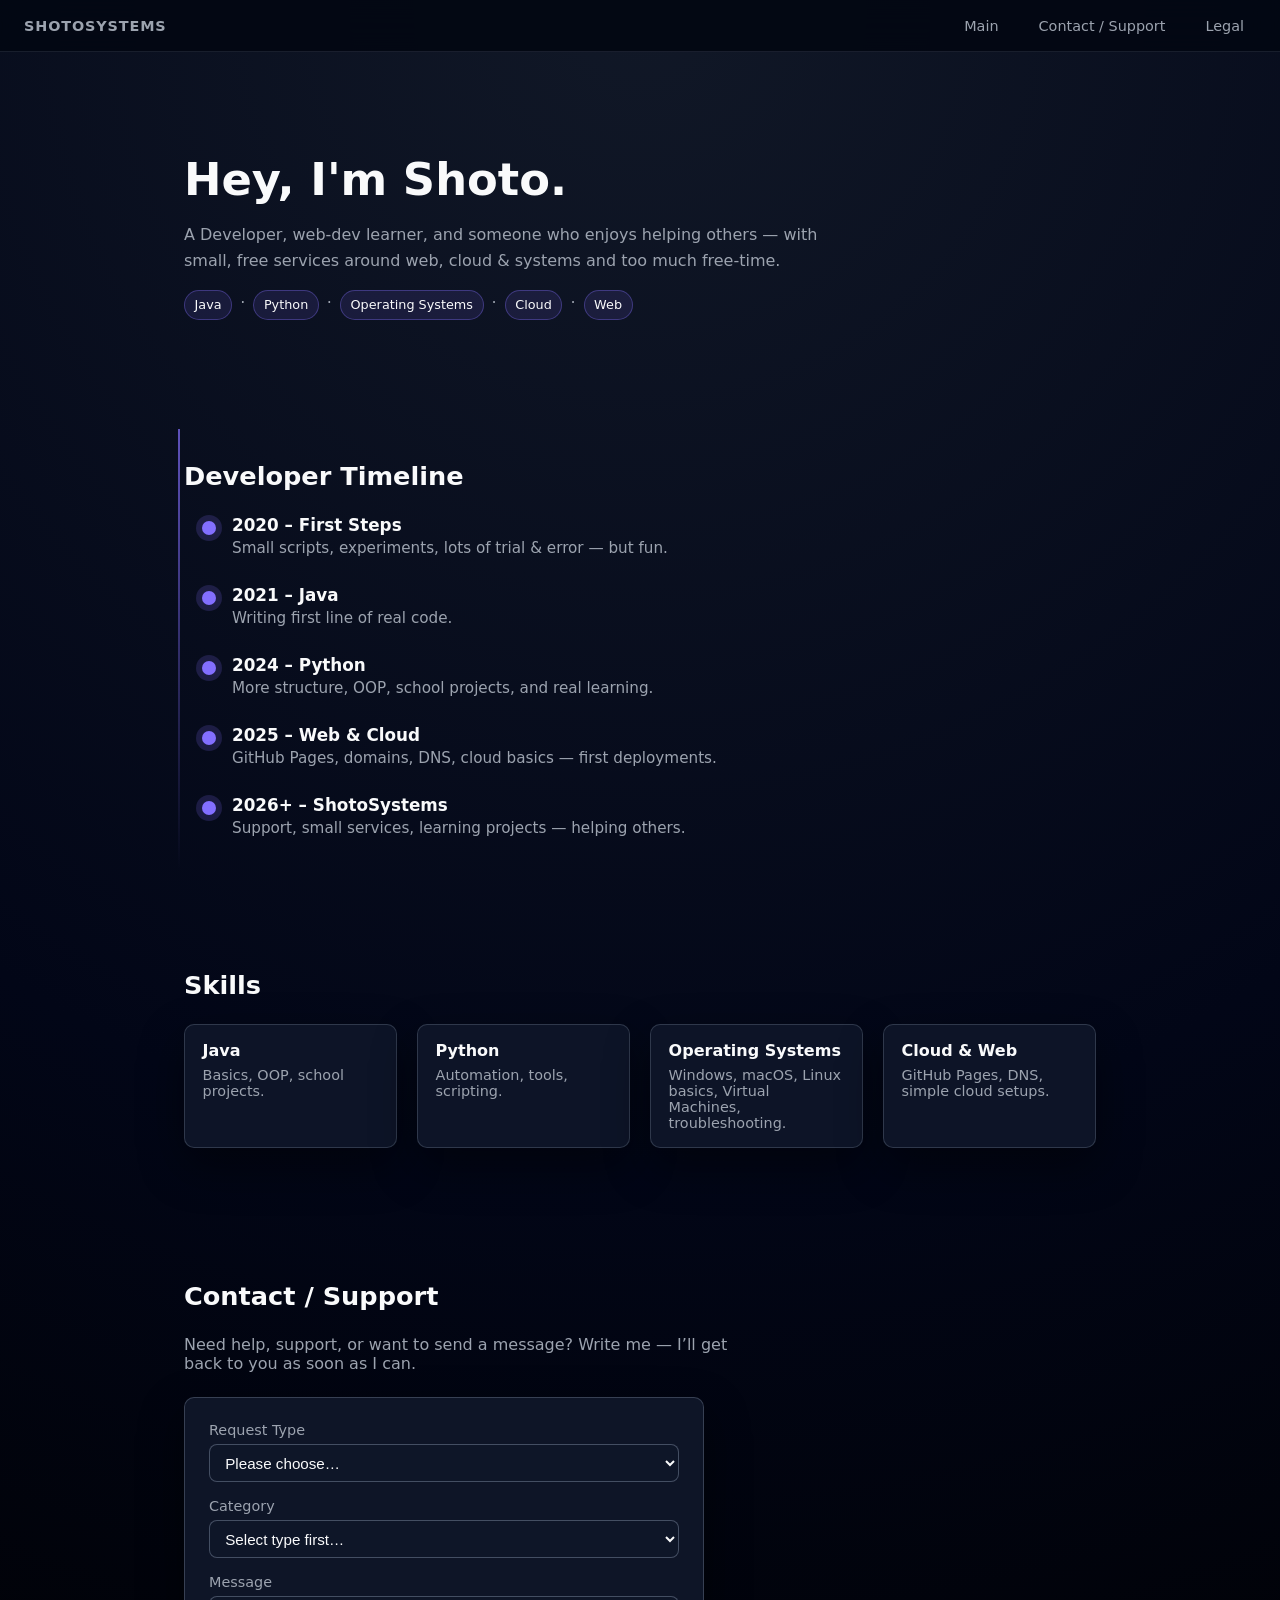
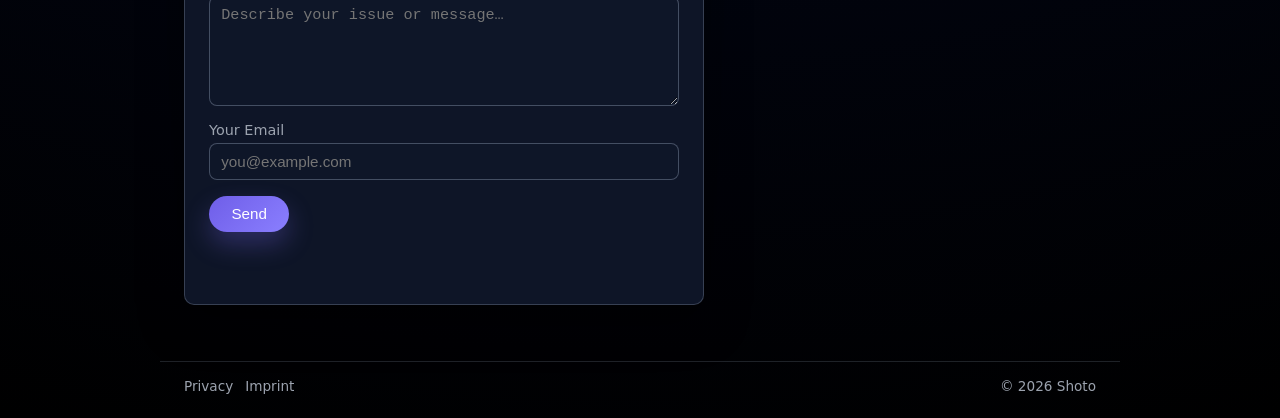
<file: index.html>
<!DOCTYPE html>
<html lang="en">
<head>
  <meta charset="UTF-8" />
  <title>Shoto – Developer & Support</title>
  <meta name="viewport" content="width=device-width, initial-scale=1" />
  <link rel="stylesheet" href="style.css" />
</head>
<body>
  <header class="site-header">
    <div class="logo">ShotoSystems</div>
    <nav class="nav">
      <a href="#hero">Main</a>
      <a href="#contact">Contact / Support</a>
      <a href="legal.html">Legal</a>
    </nav>
  </header>

  <main>
    <section id="hero" class="section hero">
      <div class="hero-content">
        <h1>Hey, I'm Shoto.</h1>
        <p>
          A Developer, web‑dev learner, and someone who enjoys helping others —
          with small, free services around web, cloud & systems and too much free-time.
        </p>
        <p class="hero-tagline">
          <span>Java</span> · <span>Python</span> · <span>Operating Systems</span> · <span>Cloud</span> · <span>Web</span>
        </p>
      </div>
    </section>

    <section id="timeline" class="section timeline">
      <h2>Developer Timeline</h2>
      <div class="timeline-line"></div>
      <div class="timeline-items">
        <article class="timeline-item">
          <div class="dot"></div>
          <h3>2020 – First Steps</h3>
          <p>Small scripts, experiments, lots of trial & error — but fun.</p>
        </article>
        <article class="timeline-item">
          <div class="dot"></div>
          <h3>2021 – Java</h3>
          <p>Writing first line of real code.</p>
        </article>
        <article class="timeline-item">
          <div class="dot"></div>
          <h3>2024 – Python</h3>
          <p>More structure, OOP, school projects, and real learning.</p>
        </article>
        <article class="timeline-item">
          <div class="dot"></div>
          <h3>2025 – Web & Cloud</h3>
          <p>GitHub Pages, domains, DNS, cloud basics — first deployments.</p>
        </article>
        <article class="timeline-item">
          <div class="dot"></div>
          <h3>2026+ – ShotoSystems</h3>
          <p>Support, small services, learning projects — helping others.</p>
        </article>
      </div>
    </section>

    <section id="skills" class="section skills">
      <h2>Skills</h2>
      <div class="skills-grid">
        <div class="skill-card">
          <h3>Java</h3>
          <p>Basics, OOP, school projects.</p>
        </div>
        <div class="skill-card">
          <h3>Python</h3>
          <p>Automation, tools, scripting.</p>
        </div>
        <div class="skill-card">
          <h3>Operating Systems</h3>
          <p>Windows, macOS, Linux basics, Virtual Machines, troubleshooting.</p>
        </div>
        <div class="skill-card">
          <h3>Cloud & Web</h3>
          <p>GitHub Pages, DNS, simple cloud setups.</p>
        </div>
      </div>
    </section>

    <section id="contact" class="section contact">
      <h2>Contact / Support</h2>
      <p class="contact-intro">
        Need help, support, or want to send a message?
        Write me — I’ll get back to you as soon as I can.
      </p>

      <form id="contact-form" class="contact-form">
        <div class="form-row">
          <label for="type">Request Type</label>
          <select id="type" name="type" required>
            <option value="">Please choose…</option>
            <option value="support">Support</option>
            <option value="contact">Contact</option>
          </select>
        </div>

        <div class="form-row">
          <label for="category">Category</label>
          <select id="category" name="category" required>
            <option value="">Select type first…</option>
          </select>
        </div>

        <div class="form-row">
          <label for="message">Message</label>
          <textarea id="message" name="message" rows="5" required
            placeholder="Describe your issue or message…"></textarea>
        </div>

        <div class="form-row">
          <label for="email">Your Email</label>
          <input id="email" name="email" type="email" required placeholder="you@example.com" />
        </div>

        <button type="submit" id="submit-btn" class="btn">
          Send
        </button>

        <p id="form-status" class="form-status" aria-live="polite"></p>
      </form>
    </section>
  </main>

  <footer class="site-footer">
    <div class="footer-links">
      <a href="legal.html#privacy">Privacy</a>
      <a href="legal.html#imprint">Imprint</a>
    </div>
    <div class="footer-copy">© 2026 Shoto</div>
  </footer>

  <script src="script.js"></script>
</body>
</html>
</file>
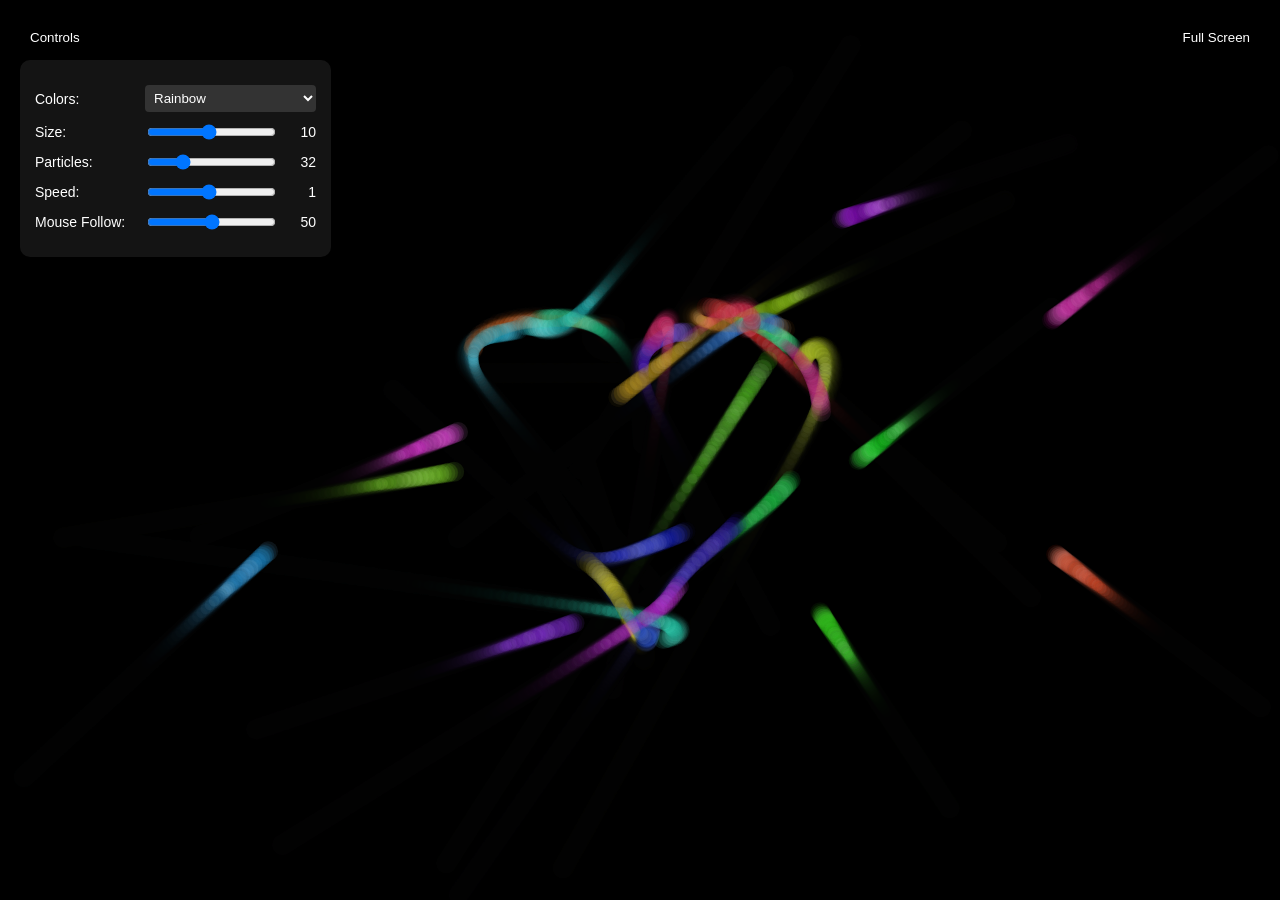
<file: love/index.html>
<!DOCTYPE html>
<html lang="en">
  <head>
    <meta charset="UTF-8">
    <meta name="viewport" content="width=device-width, initial-scale=1.0">
    <title>heart</title>
    <style>
      body {
        margin: 0;
        padding: 0;
        overflow: hidden;
        background-color: #000;
        font-family: "Archivo Black", sans-serif;
        color: white;
      }

      #c {
        position: fixed;
        top: 0;
        left: 0;
        width: 100%;
        height: 100%;
        z-index: 1;
      }

      #controls-container {
        position: fixed;
        top: 20px;
        left: 20px;
        z-index: 100;
      }

      #toggle-controls {
        background: rgba(0, 0, 0, 0.7);
        color: white;
        border: none;
        padding: 10px;
        border-radius: 5px;
        cursor: pointer;
        margin-bottom: 5px;
        backdrop-filter: blur(5px);
      }

      #controls {
        background: rgba(100, 100, 100, 0.2);
        padding: 15px;
        border-radius: 10px;
        max-width: 300px;
        backdrop-filter: blur(5px);
        display: block;
      }

      .control-group {
        margin: 10px 0;
        display: flex;
        align-items: center;
      }

      .control-group label {
        width: 100px;
        font-size: 14px;
        margin-right: 10px;
      }

      .control-group input[type="range"] {
        flex-grow: 1;
        margin-right: 10px;
      }

      .control-group span {
        width: 30px;
        text-align: right;
        font-size: 14px;
      }

      .control-group select {
        flex-grow: 1;
        padding: 5px;
        border-radius: 4px;
        background: #333;
        color: white;
        border: none;
      }

      .heart-outline {
        position: fixed;
        top: 50%;
        left: 50%;
        transform: translate(-50%, -50%);
        width: 360px;
        height: 320px;
        fill: none;
        stroke: rgba(255, 255, 255, 0.3);
        stroke-width: 2;
        pointer-events: none;
        z-index: 10;
      }

      #intro-controls {
        margin-top: 20px;
        padding: 20px;
        border-radius: 10px;
        background-color: rgba(0, 0, 0, 0.5);
      }

      #intro-controls h2 {
        font-size: 1.5em;
        margin-bottom: 10px;
      }

      #intro-controls ul {
        list-style-type: none;
        padding: 0;
      }

      #intro-controls li {
        margin-bottom: 5px;
        font-size: 1em;
      }

      #toggle-fullscreen {
        position: fixed;
        top: 20px;
        right: 20px;
        background: rgba(0, 0, 0, 0.7);
        color: white;
        border: none;
        padding: 10px;
        border-radius: 5px;
        cursor: pointer;
        z-index: 100;
        backdrop-filter: blur(5px);
      }

      @media (max-width: 600px) {
        #controls-container {
          top: 10px;
          left: 10px;
          right: 10px;
          max-width: none;
        }

        .control-group label {
          width: 80px;
          font-size: 12px;
        }
      }
    </style>
  </head>
  <body>
    <div id="controls-container">
      <button id="toggle-controls">Controls</button>
      <button id="toggle-fullscreen">Full Screen</button>
      <div id="controls">
        <div class="control-group">
          <label for="colorScheme">Colors:</label>
          <select id="colorScheme">
            <option value="rainbow">Rainbow</option>
            <option value="red">Red</option>
            <option value="green">Green</option>
            <option value="blue">Blue</option>
            <option value="monochrome">Monochrome</option>
          </select>
        </div>
        <div class="control-group">
          <label for="particleSize">Size:</label>
          <input type="range" id="particleSize" min="1" max="20" value="10">
          <span id="particleSizeValue">10</span>
        </div>
        <div class="control-group">
          <label for="particleCount">Particles:</label>
          <input type="range" id="particleCount" min="10" max="100" value="32">
          <span id="particleCountValue">32</span>
        </div>
        <div class="control-group">
          <label for="speed">Speed:</label>
          <input type="range" id="speed" min="0.1" max="2" step="0.1" value="1">
          <span id="speedValue">1</span>
        </div>
        <div class="control-group">
          <label for="mouseInfluence">Mouse Follow:</label>
          <input type="range" id="mouseInfluence" min="0" max="100" value="50">
          <span id="mouseInfluenceValue">50</span>
        </div>
      </div>
    </div>
    
    <canvas id="c"></canvas>

    <script>
      // Configuration
      const config = {
          particleCount: 32,
          speed: 1,
          colorScheme: 'rainbow',
          mouseInfluence: 50,
          showHeartOutline: true,
          particleSize: 10
      };

      // Canvas setup
      const canvas = document.getElementById('c');
      const ctx = canvas.getContext('2d');
      let canvasWidth = canvas.width = window.innerWidth;
      let canvasHeight = canvas.height = window.innerHeight;

    // Animation state
    let trails = [];
    let heartPath = [];
    let mouseX = canvasWidth / 2;
    let mouseY = canvasHeight / 2;
    let mouseActive = false;
    let animationRunning = false;
    // Initialize heart path points (fixed formula)
    function initHeartPath() {
        heartPath = [];
        const PI2 = 6.28318; // 2*PI approximation
        const steps = Math.max(32, config.particleCount);
        
        for (let i = 0; i < steps; i++) {
            const t = (i / steps) * PI2;
            heartPath.push([
                canvasWidth/2 + 180 * Math.pow(Math.sin(t), 3),
                canvasHeight/2 + 10 * (-(15 * Math.cos(t) - 5 * Math.cos(2*t) - 2 * Math.cos(3*t) - Math.cos(4*t)))
            ]);
        }
    }

      // Initialize particles with proper bounds checking
      function initParticles() {
          trails = [];
          if (heartPath.length === 0) initHeartPath();

          for (let i = 0; i < config.particleCount; i++) {
              const particles = [];
              const x = Math.random() * canvasWidth;
              const y = Math.random() * canvasHeight;

              for (let k = 0; k < config.particleCount; k++) {
                  // Color generation
                  let hue, saturation = Math.random() * 40 + 60;
                  let brightness = Math.random() * 60 + 20;
                  
                  switch(config.colorScheme) {
                      case 'red': hue = Math.random() * 20 + 350; break;
                      case 'blue': hue = Math.random() * 20 + 200; break;
                      case 'green': hue = Math.random() * 20 + 100; break;
                      case 'monochrome': hue = 0; saturation = 0; break;
                      default: hue = i/config.particleCount * 360; // rainbow
                  }

                  particles.push({
                      x, y,
                      velX: 0, velY: 0,
                      radius: ((1 - k/config.particleCount) + 1) * config.particleSize/2,
                      speed: Math.random() + 1,
                      targetIndex: Math.floor(Math.random() * heartPath.length),
                      direction: i % 2 * 2 - 1,
                      friction: Math.random() * 0.2 + 0.7,
                      color: `hsla(${hue},${saturation}%,${brightness}%,0.1)`
                  });
              }
              trails.push(particles);
          }
      }

      // Render a single particle
      function renderParticle(particle) {
          ctx.fillStyle = particle.color;
          ctx.beginPath();
          ctx.arc(particle.x, particle.y, particle.radius, 0, Math.PI * 2);
          ctx.fill();
      }

      // Main animation loop with robust error handling
      function animationLoop() {
          if (!animationRunning) return; // Stop the animation if not running

          try {
              // Clear with trail effect
              ctx.fillStyle = "rgba(0, 0, 0, 0.2)";
              ctx.fillRect(0, 0, canvasWidth, canvasHeight);

              trails.forEach(trail => {
                  if (!trail || !trail.length) return;
                  
                  const leader = trail[0];
                  const target = heartPath[leader.targetIndex % heartPath.length];
                  if (!target) return;

                  // Mouse influence
                  if (mouseActive && config.mouseInfluence > 0) {
                      const dx = mouseX - leader.x;
                      const dy = mouseY - leader.y;
                      const dist = Math.sqrt(dx*dx + dy*dy);
                      
                      if (dist < 300) {
                          const force = (1 - dist/300) * (config.mouseInfluence/20);
                          leader.velX += dx/dist * force;
                          leader.velY += dy/dist * force;
                      }
                  }

                  // Move toward target
                  const dx = leader.x - target[0];
                  const dy = leader.y - target[1];
                  const dist = Math.sqrt(dx*dx + dy*dy);

                  if (dist < 10) {
                      if (Math.random() > 0.95) {
                          leader.targetIndex = Math.floor(Math.random() * heartPath.length);
                      } else {
                          if (Math.random() > 0.99) leader.direction *= -1;
                          leader.targetIndex += leader.direction;
                          leader.targetIndex = (leader.targetIndex + heartPath.length) % heartPath.length;
                      }
                  }

                  // Update physics
                  leader.velX += -dx/dist * leader.speed * config.speed;
                  leader.velY += -dy/dist * leader.speed * config.speed;
                  leader.x += leader.velX;
                  leader.y += leader.velY;
                  leader.velX *= leader.friction;
                  leader.velY *= leader.friction;

                  // Render trail
                  renderParticle(leader);
                  for (let k = 1; k < trail.length; k++) {
                      trail[k].x -= (trail[k].x - trail[k-1].x) * 0.7;
                      trail[k].y -= (trail[k].y - trail[k-1].y) * 0.7;
                      renderParticle(trail[k]);
                  }
              });
          } catch (error) {
              console.error("Animation error:", error);
          }

          requestAnimationFrame(animationLoop);
      }

      // Control handlers
      function setupControls() {
          const controls = document.getElementById('controls');
          let controlsVisible = true;

          document.getElementById('toggle-controls').addEventListener('click', () => {
              controlsVisible = !controlsVisible;
              controls.style.display = controlsVisible ? 'block' : 'none';
          });

          document.getElementById('toggle-fullscreen').addEventListener('click', () => {
              if (!document.fullscreenElement) {
                  document.documentElement.requestFullscreen();
              } else {
                  if (document.exitFullscreen) {
                      document.exitFullscreen();
                  }
              }
          });

          const updateParticles = () => {
              config.particleCount = Math.min(100, Math.max(10, 
                  parseInt(document.getElementById('particleCount').value)));
              document.getElementById('particleCountValue').textContent = config.particleCount;
              initHeartPath();
              initParticles();
          };

          document.getElementById('particleCount').addEventListener('input', updateParticles);
          document.getElementById('speed').addEventListener('input', (e) => {
              config.speed = parseFloat(e.target.value);
              document.getElementById('speedValue').textContent = config.speed;
          });
          document.getElementById('colorScheme').addEventListener('change', (e) => {
              config.colorScheme = e.target.value;
              initParticles();
          });
          document.getElementById('mouseInfluence').addEventListener('input', (e) => {
              config.mouseInfluence = parseInt(e.target.value);
              document.getElementById('mouseInfluenceValue').textContent = config.mouseInfluence;
          });
          document.getElementById('particleSize').addEventListener('input', (e) => {
              config.particleSize = parseInt(e.target.value);
              document.getElementById('particleSizeValue').textContent = config.particleSize;
              initParticles();
          });

          // Mouse tracking
          document.addEventListener('mousemove', (e) => {
              mouseX = e.clientX;
              mouseY = e.clientY;
              mouseActive = true;
          });
          document.addEventListener('mouseleave', () => mouseActive = false);

          // Window resize
          window.addEventListener('resize', () => {
              canvasWidth = canvas.width = window.innerWidth;
              canvasHeight = canvas.height = window.innerHeight;
              initHeartPath();
          });
      }

      // Initialize everything
      function init() {
          const controls = document.getElementById('controls');
          const canvas = document.getElementById('c');

          controls.style.display = 'block';
          canvas.style.display = 'block';
          animationRunning = true;
          setupControls();
          animationLoop(); // Start the animation loop

          // Initialize everything
          initHeartPath();
          initParticles();
      }

      // Start the animation
      init();
    </script>
  </body>
</html>
</file>
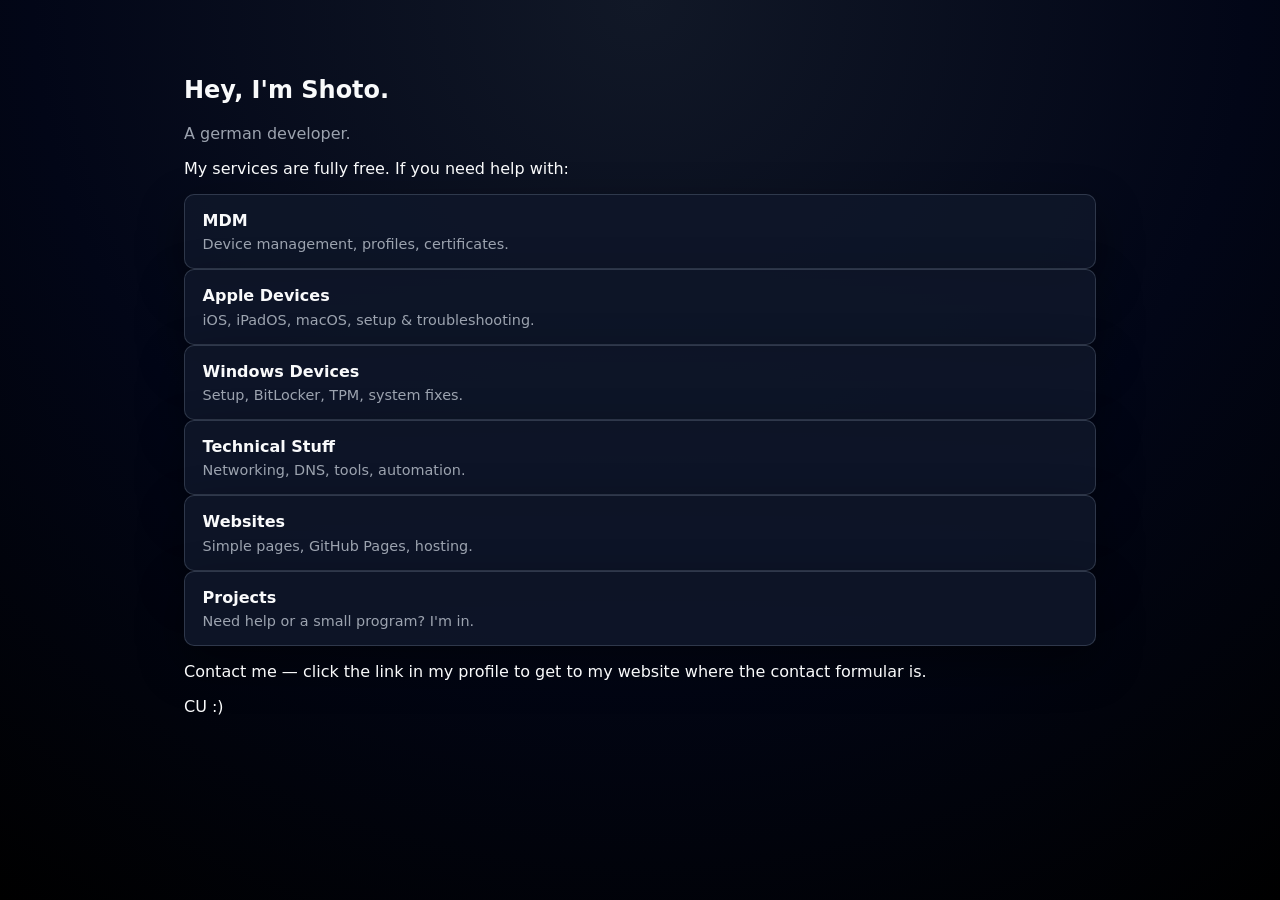
<file: post/index.html>
<!DOCTYPE html>
<html lang="en">
<head>
  <meta charset="UTF-8" />
  <title>Shoto – WERBUNG</title>
  <meta name="viewport" content="width=device-width, initial-scale=1" />
  <link rel="stylesheet" href="style.css" />
</head>
<section id="promo" class="section promo">
  <div class="hero-content">
    <h1>Hey, I'm Shoto.</h1>
    <p class="subtitle muted">A german developer.</p>
  </div>

  <div class="promo-intro">
    <p>My services are fully free. If you need help with:</p>
  </div>

  <div class="promo-grid">
    <div class="skill-card">
      <h3>MDM</h3>
      <p>Device management, profiles, certificates.</p>
    </div>

    <div class="skill-card">
      <h3>Apple Devices</h3>
      <p>iOS, iPadOS, macOS, setup & troubleshooting.</p>
    </div>

    <div class="skill-card">
      <h3>Windows Devices</h3>
      <p>Setup, BitLocker, TPM, system fixes.</p>
    </div>

    <div class="skill-card">
      <h3>Technical Stuff</h3>
      <p>Networking, DNS, tools, automation.</p>
    </div>

    <div class="skill-card">
      <h3>Websites</h3>
      <p>Simple pages, GitHub Pages, hosting.</p>
    </div>

    <div class="skill-card">
      <h3>Projects</h3>
      <p>Need help or a small program? I'm in.</p>
    </div>
  </div>

  <div class="promo-outro">
    <p>
      Contact me — click the link in my profile to get to my website  
      where the contact formular is.
    </p>
    <p class="promo-end">CU :)</p>
  </div>
</section>
</html>
</file>
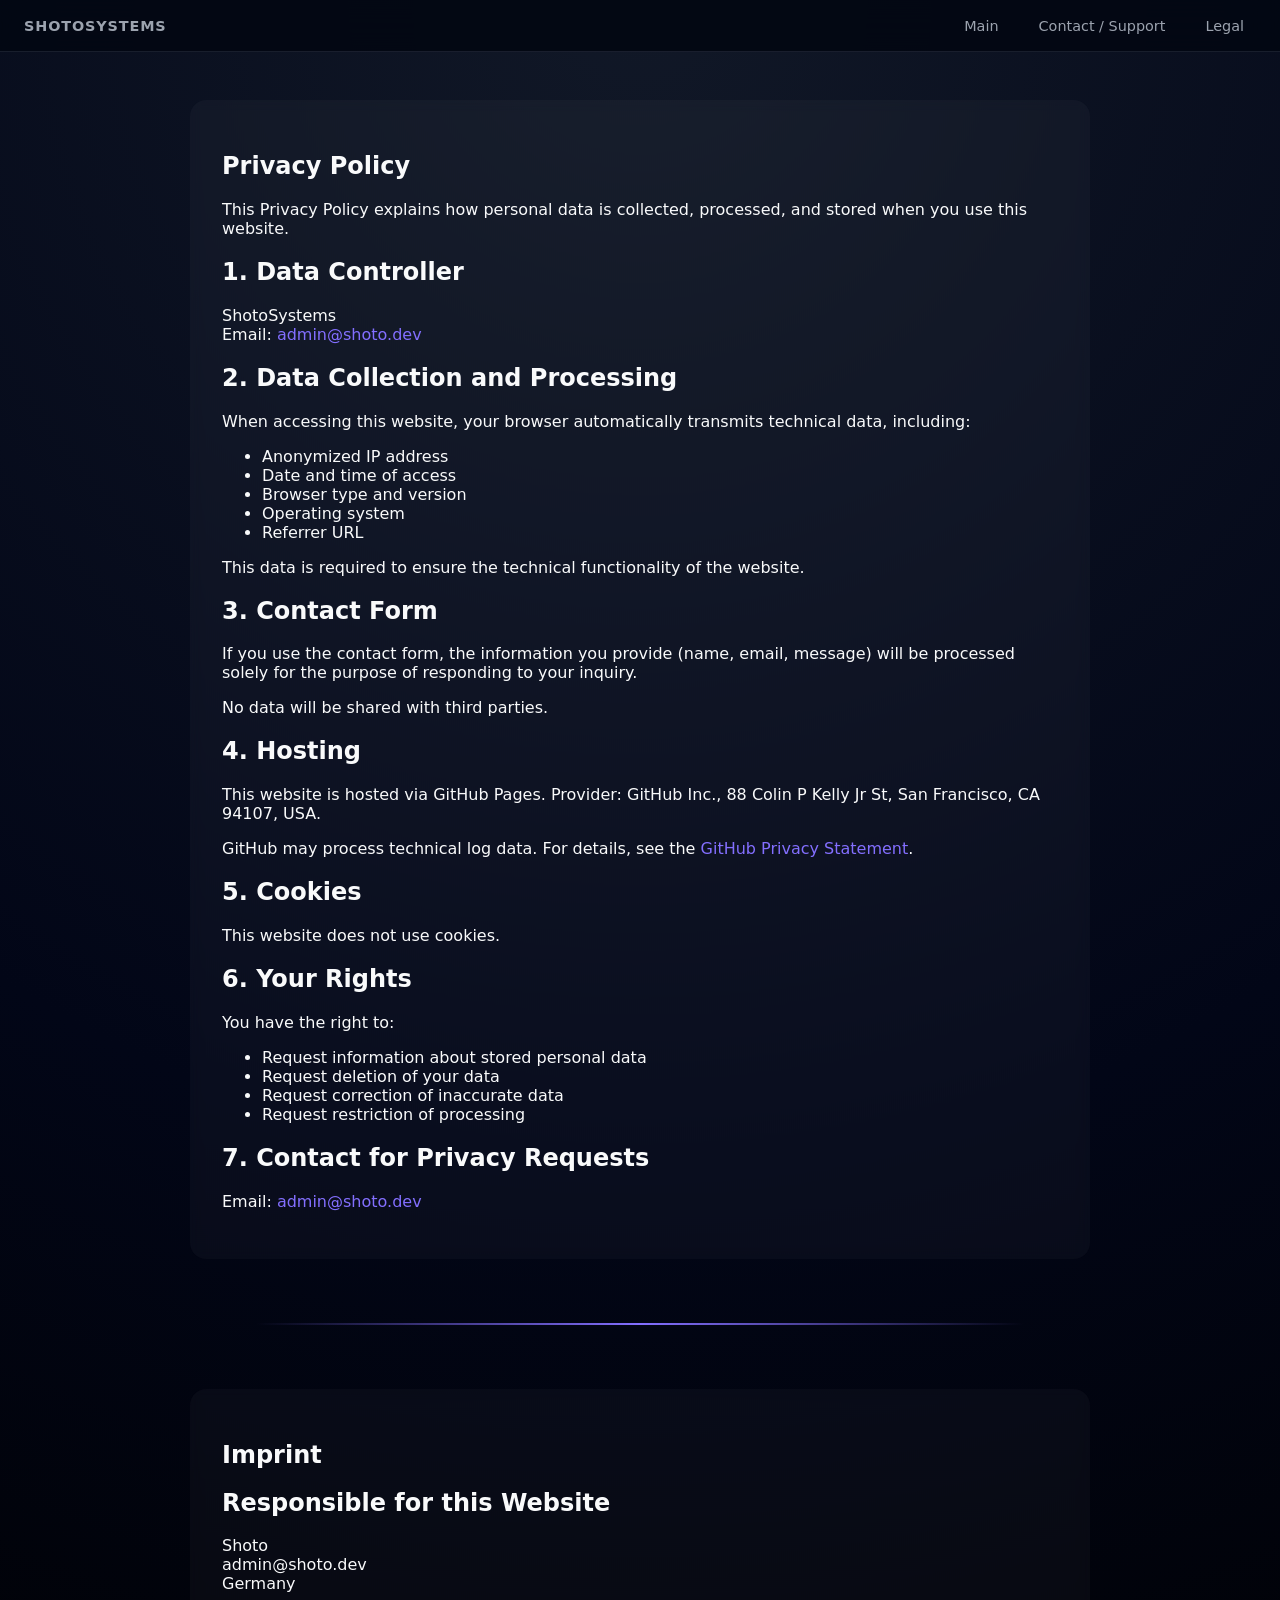
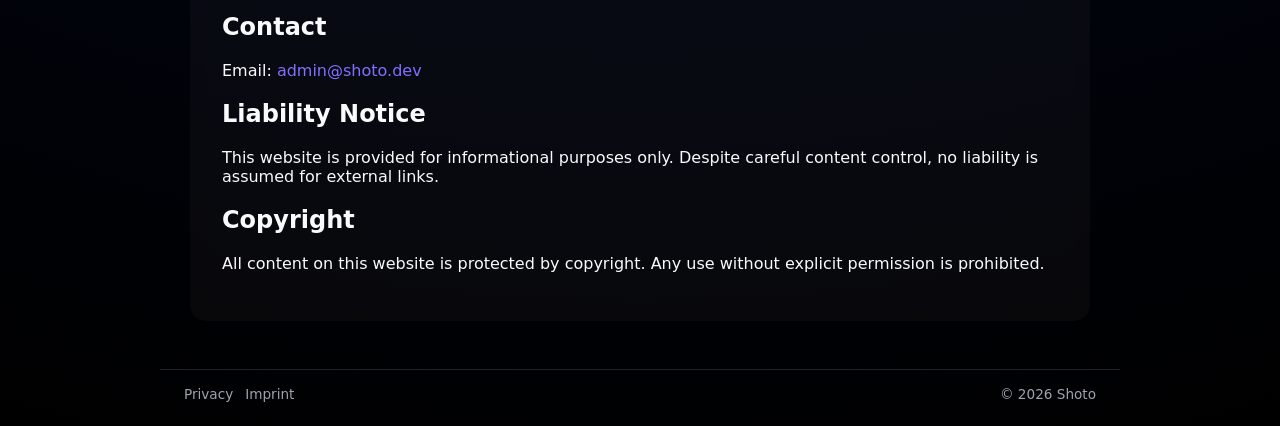
<file: legal.html>
<!DOCTYPE html>
<html lang="en">
<head>
    <meta charset="UTF-8">
    <meta name="viewport" content="width=device-width, initial-scale=1.0">
    <title>Legal – ShotoSystems</title>
    <link rel="stylesheet" href="style.css">
</head>

<body>

<!-- Navigation (same as index.html) -->
<header class="site-header">
    <div class="logo">ShotoSystems</div>
    <nav class="nav">
      <a href="index.html#hero">Main</a>
      <a href="index.html#contact">Contact / Support</a>
      <a href="legal.html" class="active">Legal</a>
    </nav>
</header>

<main class="content">

    <!-- Privacy Policy -->
    <section class="legal-section" id="privace">
        <h1>Privacy Policy</h1>
        <p>This Privacy Policy explains how personal data is collected, processed, and stored when you use this website.</p>

        <h2>1. Data Controller</h2>
        <p>
            ShotoSystems<br>
            Email: <a href="mailto:admin@shoto.dev">admin@shoto.dev</a>
        </p>

        <h2>2. Data Collection and Processing</h2>
        <p>When accessing this website, your browser automatically transmits technical data, including:</p>
        <ul>
            <li>Anonymized IP address</li>
            <li>Date and time of access</li>
            <li>Browser type and version</li>
            <li>Operating system</li>
            <li>Referrer URL</li>
        </ul>
        <p>This data is required to ensure the technical functionality of the website.</p>

        <h2>3. Contact Form</h2>
        <p>If you use the contact form, the information you provide (name, email, message) will be processed solely for the purpose of responding to your inquiry.</p>
        <p>No data will be shared with third parties.</p>

        <h2>4. Hosting</h2>
        <p>This website is hosted via GitHub Pages. Provider: GitHub Inc., 88 Colin P Kelly Jr St, San Francisco, CA 94107, USA.</p>
        <p>GitHub may process technical log data. For details, see the <a href="https://docs.github.com/en/site-policy/privacy-policies/github-privacy-statement" target="_blank">GitHub Privacy Statement</a>.</p>

        <h2>5. Cookies</h2>
        <p>This website does not use cookies.</p>

        <h2>6. Your Rights</h2>
        <p>You have the right to:</p>
        <ul>
            <li>Request information about stored personal data</li>
            <li>Request deletion of your data</li>
            <li>Request correction of inaccurate data</li>
            <li>Request restriction of processing</li>
        </ul>

        <h2>7. Contact for Privacy Requests</h2>
        <p>
            Email: <a href="mailto:admin@shoto.dev">admin@shoto.dev</a>
        </p>
    </section>

    <hr class="legal-divider">

    <!-- Imprint -->
    <section class="legal-section" id="imprint">
        <h1>Imprint</h1>

        <h2>Responsible for this Website</h2>
        <p>
            Shoto<br>
            admin@shoto.dev<br>
            Germany
        </p>

        <h2>Contact</h2>
        <p>
            Email: <a href="mailto:admin@shoto.dev">admin@shoto.dev</a>
        </p>

        <h2>Liability Notice</h2>
        <p>This website is provided for informational purposes only. Despite careful content control, no liability is assumed for external links.</p>

        <h2>Copyright</h2>
        <p>All content on this website is protected by copyright. Any use without explicit permission is prohibited.</p>
    </section>

</main>

<footer class="site-footer">
    <div class="footer-links">
      <a href="legal.html#privacy">Privacy</a>
      <a href="legal.html#imprint">Imprint</a>
    </div>
    <div class="footer-copy">© 2026 Shoto</div>
</footer>


</body>
</html>
</file>
<file: style.css>
:root {
  --bg: #05060a;
  --bg-alt: #0b0d14;
  --accent: #4f46e5;
  --accent-soft: rgba(79, 70, 229, 0.15);

  /* NEW: SlateBlue1 Accent */
  --accent2: #836fff;
  --accent2-soft: rgba(131, 111, 255, 0.18);

  --text: #f9fafb;
  --muted: #9ca3af;
  --danger: #ef4444;
  --success: #22c55e;
  --border: #1f2933;
  --radius: 10px;
  --shadow-soft: 0 18px 45px rgba(0, 0, 0, 0.45);
}

*,
*::before,
*::after {
  box-sizing: border-box;
}

html,
body {
  margin: 0;
  padding: 0;
  font-family: system-ui, -apple-system, BlinkMacSystemFont, "SF Pro Text",
    "Segoe UI", sans-serif;
  background: radial-gradient(circle at top, #111827 0, #020617 55%, #000 100%);
  color: var(--text);
  scroll-behavior: smooth;
}

body {
  min-height: 100vh;
}

/* Header / Nav */

.site-header {
  position: sticky;
  top: 0;
  z-index: 50;
  display: flex;
  align-items: center;
  justify-content: space-between;
  padding: 0.75rem 1.5rem;
  background: rgba(3, 7, 18, 0.9);
  backdrop-filter: blur(16px);
  border-bottom: 1px solid rgba(148, 163, 184, 0.15);
}

.logo {
  font-weight: 700;
  letter-spacing: 0.06em;
  text-transform: uppercase;
  font-size: 0.9rem;
  color: var(--muted);
}

.nav {
  display: flex;
  gap: 1rem;
}

.nav a {
  color: var(--muted);
  text-decoration: none;
  font-size: 0.9rem;
  padding: 0.35rem 0.75rem;
  border-radius: 999px;
  transition: background 0.2s, color 0.2s, transform 0.15s;
}

.nav a:hover {
  background: var(--accent2-soft);
  color: var(--text);
  transform: translateY(-1px);
}

/* Global link styling */

a {
  color: var(--accent2); /* dein SlateBlue */
  text-decoration: none;
  transition: 0.2s ease;
}

a:hover {
  color: var(--accent1); /* hellere Variante, falls du eine hast */
}

/* Sections */

.section {
  max-width: 960px;
  margin: 0 auto;
  padding: 3.5rem 1.5rem;
}

.section h2 {
  font-size: 1.6rem;
  margin-bottom: 1.5rem;
}

/* Hero */

.hero {
  padding-top: 4rem;
  padding-bottom: 3rem;
}

.hero-content {
  max-width: 640px;
}

.hero h1 {
  font-size: clamp(2.2rem, 4vw, 2.8rem);
  margin-bottom: 0.75rem;
}

.hero p {
  color: var(--muted);
  line-height: 1.6;
}

.hero-tagline {
  margin-top: 1rem;
  display: flex;
  flex-wrap: wrap;
  gap: 0.5rem;
}

.hero-tagline span {
  font-size: 0.8rem;
  padding: 0.25rem 0.6rem;
  border-radius: 999px;

  /* NEW: SlateBlue1 Accent */
  background: rgba(131, 111, 255, 0.12);
  border: 1px solid rgba(131, 111, 255, 0.35);
  color: var(--text);

  transition: transform 0.15s ease, box-shadow 0.2s ease, border-color 0.2s ease;
}

/* Optional: leichter Hover-Effekt */
.hero-tagline span:hover {
  transform: translateY(-2px);
  border-color: var(--accent2);
  box-shadow: 0 6px 18px rgba(131, 111, 255, 0.25);
}


/* Timeline */

.timeline {
  position: relative;
}

/* FIXED + ACCENT2 */
.timeline-line {
  position: absolute;
  left: 1.1rem;
  top: 2.8rem;
  bottom: 1.5rem;
  width: 2px;
  background: linear-gradient(to bottom, var(--accent2), transparent);
  opacity: 0.7;
  pointer-events: none;
}

.timeline-items {
  margin-left: 0.5rem;
  display: flex;
  flex-direction: column;
  gap: 1.75rem;
}

.timeline-item {
  position: relative;
  padding-left: 2.5rem;
}

.timeline-item .dot {
  position: absolute;
  left: 0.6rem;
  top: 0.35rem;
  width: 0.9rem;
  height: 0.9rem;
  border-radius: 999px;
  background: var(--accent2);
  box-shadow: 0 0 0 6px var(--accent2-soft);
}

.timeline-item h3 {
  margin: 0 0 0.25rem;
  font-size: 1.05rem;
}

.timeline-item p {
  margin: 0;
  color: var(--muted);
  font-size: 0.95rem;
}

/* Skills */

.skills-grid {
  display: grid;
  grid-template-columns: repeat(auto-fit, minmax(180px, 1fr));
  gap: 1.25rem;
}

.skill-card {
  background: rgba(15, 23, 42, 0.9);
  border-radius: var(--radius);
  padding: 1rem 1.1rem;
  border: 1px solid rgba(148, 163, 184, 0.25);
  box-shadow: var(--shadow-soft);
  transition: transform 0.2s ease, border-color 0.2s ease, box-shadow 0.25s ease;
}

/* NEW: Hover effect */
.skill-card:hover {
  transform: translateY(-3px);
  border-color: var(--accent2);
  box-shadow: 0 18px 40px rgba(131, 111, 255, 0.35);
}

.skill-card h3 {
  margin-top: 0;
  margin-bottom: 0.4rem;
  font-size: 1rem;
}

.skill-card p {
  margin: 0;
  color: var(--muted);
  font-size: 0.9rem;
}

/* Contact */

.contact-intro {
  color: var(--muted);
  max-width: 560px;
}

.contact-form {
  margin-top: 1.5rem;
  max-width: 520px;
  background: rgba(15, 23, 42, 0.95);
  border-radius: var(--radius);
  padding: 1.5rem 1.5rem 1.75rem;
  border: 1px solid rgba(148, 163, 184, 0.3);
  box-shadow: var(--shadow-soft);
}

.form-row {
  display: flex;
  flex-direction: column;
  gap: 0.35rem;
  margin-bottom: 1rem;
}

.form-row label {
  font-size: 0.9rem;
  color: var(--muted);
}

input,
select,
textarea {
  border-radius: 8px;
  border: 1px solid rgba(148, 163, 184, 0.4);
  background: rgba(15, 23, 42, 0.9);
  color: var(--text);
  padding: 0.55rem 0.7rem;
  font-size: 0.95rem;
  outline: none;
  transition: border 0.15s, box-shadow 0.15s, background 0.15s;
}

/* NEW: SlateBlue1 focus */
input:focus,
select:focus,
textarea:focus {
  border-color: var(--accent2);
  box-shadow: 0 0 0 1px rgba(131, 111, 255, 0.6);
  background: rgba(15, 23, 42, 1);
}

textarea {
  resize: vertical;
}

/* Button */

.btn {
  display: inline-flex;
  align-items: center;
  justify-content: center;
  padding: 0.6rem 1.4rem;
  border-radius: 999px;
  border: none;

  /* Softer SlateBlue */
  background: linear-gradient(135deg, #6f5ee8, #8a7fff);
  color: white;

  font-weight: 500;
  font-size: 0.95rem;
  cursor: pointer;

  transition: transform 0.12s ease, box-shadow 0.12s ease, background 0.2s ease;

  /* Softer shadow */
  box-shadow: 0 12px 26px rgba(131, 111, 255, 0.28);
}

.btn:hover {
  background: linear-gradient(135deg, #7a6af0, #9b8fff);
  box-shadow: 0 16px 34px rgba(131, 111, 255, 0.35);
}

.btn:active {
  transform: translateY(0);
  box-shadow: 0 10px 22px rgba(131, 111, 255, 0.25);
}

.btn.loading {
  opacity: 0.8;
  cursor: wait;
}

.btn.success {
  background: linear-gradient(135deg, var(--success), #4ade80);
  box-shadow: 0 14px 30px rgba(34, 197, 94, 0.45);
}

.btn.error {
  background: linear-gradient(135deg, var(--danger), #f97373);
  box-shadow: 0 14px 30px rgba(239, 68, 68, 0.45);
}

/* Form status */

.form-status {
  margin-top: 0.75rem;
  font-size: 0.9rem;
  min-height: 1.2em;
}

.form-status.success {
  color: var(--success);
}

.form-status.error {
  color: var(--danger);
}

/* Legal */

.legal ul {
  list-style: none;
  padding: 0;
  margin: 0.5rem 0 0;
}

.legal li {
  margin-bottom: 0.25rem;
}

.legal a {
  color: var(--accent2);
  text-decoration: none;
  font-size: 0.95rem;
}

.legal a:hover {
  text-decoration: underline;
}

/* Footer */

.site-footer {
  border-top: 1px solid rgba(148, 163, 184, 0.2);
  padding: 1rem 1.5rem 1.5rem;
  max-width: 960px;
  margin: 0 auto;
  display: flex;
  flex-wrap: wrap;
  justify-content: space-between;
  gap: 0.75rem;
  font-size: 0.85rem;
  color: var(--muted);
}

.footer-links {
  display: flex;
  gap: 0.75rem;
}

.footer-links a {
  color: var(--muted);
  text-decoration: none;
}

.footer-links a:hover {
  color: var(--accent2);
}

.legal-section {
    max-width: 900px;
    margin: 3rem auto;
    padding: 2rem;
    background: rgba(255,255,255,0.03);
    border-radius: 16px;
    backdrop-filter: blur(6px);
}

.legal-divider {
    margin: 4rem auto;
    width: 60%;
    border: none;
    height: 2px;
    background: linear-gradient(90deg, transparent, var(--accent2), transparent);
}


/* Responsive */

@media (max-width: 640px) {
  .site-header {
    padding-inline: 1rem;
  }

  .nav {
    gap: 0.5rem;
  }

  .nav a {
    padding-inline: 0.6rem;
  }

  .section {
    padding-inline: 1rem;
  }

  .contact-form {
    padding-inline: 1.1rem;
  }

  /* Timeline fix for mobile */
  .timeline-line {
    left: 0.9rem;
    top: 3.2rem;
    bottom: 2rem;
  }
}
</file>
<file: post/style.css>
:root {
  --bg: #05060a;
  --bg-alt: #0b0d14;
  --accent: #4f46e5;
  --accent-soft: rgba(79, 70, 229, 0.15);

  /* NEW: SlateBlue1 Accent */
  --accent2: #836fff;
  --accent2-soft: rgba(131, 111, 255, 0.18);

  --text: #f9fafb;
  --muted: #9ca3af;
  --danger: #ef4444;
  --success: #22c55e;
  --border: #1f2933;
  --radius: 10px;
  --shadow-soft: 0 18px 45px rgba(0, 0, 0, 0.45);
}

*,
*::before,
*::after {
  box-sizing: border-box;
}

html,
body {
  margin: 0;
  padding: 0;
  font-family: system-ui, -apple-system, BlinkMacSystemFont, "SF Pro Text",
    "Segoe UI", sans-serif;
  background: radial-gradient(circle at top, #111827 0, #020617 55%, #000 100%);
  color: var(--text);
  scroll-behavior: smooth;
}

body {
  min-height: 100vh;
}

/* Header / Nav */

.site-header {
  position: sticky;
  top: 0;
  z-index: 50;
  display: flex;
  align-items: center;
  justify-content: space-between;
  padding: 0.75rem 1.5rem;
  background: rgba(3, 7, 18, 0.9);
  backdrop-filter: blur(16px);
  border-bottom: 1px solid rgba(148, 163, 184, 0.15);
}

.subtitle {
  color: var(--muted);
}


.logo {
  font-weight: 700;
  letter-spacing: 0.06em;
  text-transform: uppercase;
  font-size: 0.9rem;
  color: var(--muted);
}

.nav {
  display: flex;
  gap: 1rem;
}

.nav a {
  color: var(--muted);
  text-decoration: none;
  font-size: 0.9rem;
  padding: 0.35rem 0.75rem;
  border-radius: 999px;
  transition: background 0.2s, color 0.2s, transform 0.15s;
}

.nav a:hover {
  background: var(--accent2-soft);
  color: var(--text);
  transform: translateY(-1px);
}

/* Global link styling */

a {
  color: var(--accent2); /* dein SlateBlue */
  text-decoration: none;
  transition: 0.2s ease;
}

a:hover {
  color: var(--accent1); /* hellere Variante, falls du eine hast */
}

/* Sections */

.section {
  max-width: 960px;
  margin: 0 auto;
  padding: 3.5rem 1.5rem;
}

.section h2 {
  font-size: 1.6rem;
  margin-bottom: 1.5rem;
}

/* Hero */

.hero {
  padding-top: 4rem;
  padding-bottom: 3rem;
}

.hero-content {
  max-width: 640px;
}

.hero h1 {
  font-size: clamp(2.2rem, 4vw, 2.8rem);
  margin-bottom: 0.75rem;
}

.hero p {
  color: var(--muted);
  line-height: 1.6;
}

.hero-tagline {
  margin-top: 1rem;
  display: flex;
  flex-wrap: wrap;
  gap: 0.5rem;
}

.hero-tagline span {
  font-size: 0.8rem;
  padding: 0.25rem 0.6rem;
  border-radius: 999px;

  /* NEW: SlateBlue1 Accent */
  background: rgba(131, 111, 255, 0.12);
  border: 1px solid rgba(131, 111, 255, 0.35);
  color: var(--text);

  transition: transform 0.15s ease, box-shadow 0.2s ease, border-color 0.2s ease;
}

/* Optional: leichter Hover-Effekt */
.hero-tagline span:hover {
  transform: translateY(-2px);
  border-color: var(--accent2);
  box-shadow: 0 6px 18px rgba(131, 111, 255, 0.25);
}


/* Timeline */

.timeline {
  position: relative;
}

/* FIXED + ACCENT2 */
.timeline-line {
  position: absolute;
  left: 1.1rem;
  top: 2.8rem;
  bottom: 1.5rem;
  width: 2px;
  background: linear-gradient(to bottom, var(--accent2), transparent);
  opacity: 0.7;
  pointer-events: none;
}

.timeline-items {
  margin-left: 0.5rem;
  display: flex;
  flex-direction: column;
  gap: 1.75rem;
}

.timeline-item {
  position: relative;
  padding-left: 2.5rem;
}

.timeline-item .dot {
  position: absolute;
  left: 0.6rem;
  top: 0.35rem;
  width: 0.9rem;
  height: 0.9rem;
  border-radius: 999px;
  background: var(--accent2);
  box-shadow: 0 0 0 6px var(--accent2-soft);
}

.timeline-item h3 {
  margin: 0 0 0.25rem;
  font-size: 1.05rem;
}

.timeline-item p {
  margin: 0;
  color: var(--muted);
  font-size: 0.95rem;
}

/* Skills */

.skills-grid {
  display: grid;
  grid-template-columns: repeat(auto-fit, minmax(180px, 1fr));
  gap: 1.25rem;
}


.skill-card {
  background: rgba(15, 23, 42, 0.9);
  border-radius: var(--radius);
  padding: 1rem 1.1rem;
  border: 1px solid rgba(148, 163, 184, 0.25);
  box-shadow: var(--shadow-soft);
  transition: transform 0.2s ease, border-color 0.2s ease, box-shadow 0.25s ease;
}

/* NEW: Hover effect */
.skill-card:hover {
  transform: translateY(-3px);
  border-color: var(--accent2);
  box-shadow: 0 18px 40px rgba(131, 111, 255, 0.35);
}

.skill-card h3 {
  margin-top: 0;
  margin-bottom: 0.4rem;
  font-size: 1rem;
}

.skill-card p {
  margin: 0;
  color: var(--muted);
  font-size: 0.9rem;
}

/* Contact */

.contact-intro {
  color: var(--muted);
  max-width: 560px;
}

.contact-form {
  margin-top: 1.5rem;
  max-width: 520px;
  background: rgba(15, 23, 42, 0.95);
  border-radius: var(--radius);
  padding: 1.5rem 1.5rem 1.75rem;
  border: 1px solid rgba(148, 163, 184, 0.3);
  box-shadow: var(--shadow-soft);
}

.form-row {
  display: flex;
  flex-direction: column;
  gap: 0.35rem;
  margin-bottom: 1rem;
}

.form-row label {
  font-size: 0.9rem;
  color: var(--muted);
}

input,
select,
textarea {
  border-radius: 8px;
  border: 1px solid rgba(148, 163, 184, 0.4);
  background: rgba(15, 23, 42, 0.9);
  color: var(--text);
  padding: 0.55rem 0.7rem;
  font-size: 0.95rem;
  outline: none;
  transition: border 0.15s, box-shadow 0.15s, background 0.15s;
}

/* NEW: SlateBlue1 focus */
input:focus,
select:focus,
textarea:focus {
  border-color: var(--accent2);
  box-shadow: 0 0 0 1px rgba(131, 111, 255, 0.6);
  background: rgba(15, 23, 42, 1);
}

textarea {
  resize: vertical;
}

/* Button */

.btn {
  display: inline-flex;
  align-items: center;
  justify-content: center;
  padding: 0.6rem 1.4rem;
  border-radius: 999px;
  border: none;

  /* Softer SlateBlue */
  background: linear-gradient(135deg, #6f5ee8, #8a7fff);
  color: white;

  font-weight: 500;
  font-size: 0.95rem;
  cursor: pointer;

  transition: transform 0.12s ease, box-shadow 0.12s ease, background 0.2s ease;

  /* Softer shadow */
  box-shadow: 0 12px 26px rgba(131, 111, 255, 0.28);
}

.btn:hover {
  background: linear-gradient(135deg, #7a6af0, #9b8fff);
  box-shadow: 0 16px 34px rgba(131, 111, 255, 0.35);
}

.btn:active {
  transform: translateY(0);
  box-shadow: 0 10px 22px rgba(131, 111, 255, 0.25);
}

.btn.loading {
  opacity: 0.8;
  cursor: wait;
}

.btn.success {
  background: linear-gradient(135deg, var(--success), #4ade80);
  box-shadow: 0 14px 30px rgba(34, 197, 94, 0.45);
}

.btn.error {
  background: linear-gradient(135deg, var(--danger), #f97373);
  box-shadow: 0 14px 30px rgba(239, 68, 68, 0.45);
}

/* Form status */

.form-status {
  margin-top: 0.75rem;
  font-size: 0.9rem;
  min-height: 1.2em;
}

.form-status.success {
  color: var(--success);
}

.form-status.error {
  color: var(--danger);
}

/* Legal */

.legal ul {
  list-style: none;
  padding: 0;
  margin: 0.5rem 0 0;
}

.legal li {
  margin-bottom: 0.25rem;
}

.legal a {
  color: var(--accent2);
  text-decoration: none;
  font-size: 0.95rem;
}

.legal a:hover {
  text-decoration: underline;
}

/* Footer */

.site-footer {
  border-top: 1px solid rgba(148, 163, 184, 0.2);
  padding: 1rem 1.5rem 1.5rem;
  max-width: 960px;
  margin: 0 auto;
  display: flex;
  flex-wrap: wrap;
  justify-content: space-between;
  gap: 0.75rem;
  font-size: 0.85rem;
  color: var(--muted);
}

.footer-links {
  display: flex;
  gap: 0.75rem;
}

.footer-links a {
  color: var(--muted);
  text-decoration: none;
}

.footer-links a:hover {
  color: var(--accent2);
}

.legal-section {
    max-width: 900px;
    margin: 3rem auto;
    padding: 2rem;
    background: rgba(255,255,255,0.03);
    border-radius: 16px;
    backdrop-filter: blur(6px);
}

.legal-divider {
    margin: 4rem auto;
    width: 60%;
    border: none;
    height: 2px;
    background: linear-gradient(90deg, transparent, var(--accent2), transparent);
}


/* Responsive */

@media (max-width: 640px) {
  .site-header {
    padding-inline: 1rem;
  }

  .nav {
    gap: 0.5rem;
  }

  .nav a {
    padding-inline: 0.6rem;
  }

  .section {
    padding-inline: 1rem;
  }

  .contact-form {
    padding-inline: 1.1rem;
  }

  /* Timeline fix for mobile */
  .timeline-line {
    left: 0.9rem;
    top: 3.2rem;
    bottom: 2rem;
  }

  /* Promo Section */
.promo-intro p,
.promo-outro p {
  color: var(--muted);
  font-size: 1.05rem;
  margin-bottom: 1.5rem;
  line-height: 1.6;
}

.promo-end {
  margin-top: 1rem;
  font-size: 1.2rem;
  color: var(--accent2);
  text-align: center;
}
  
  .promo-grid {
  display: grid;
  grid-template-columns: repeat(2, 1fr);
  gap: 1.25rem;
  margin-top: 1.5rem;
}


}
</file>
